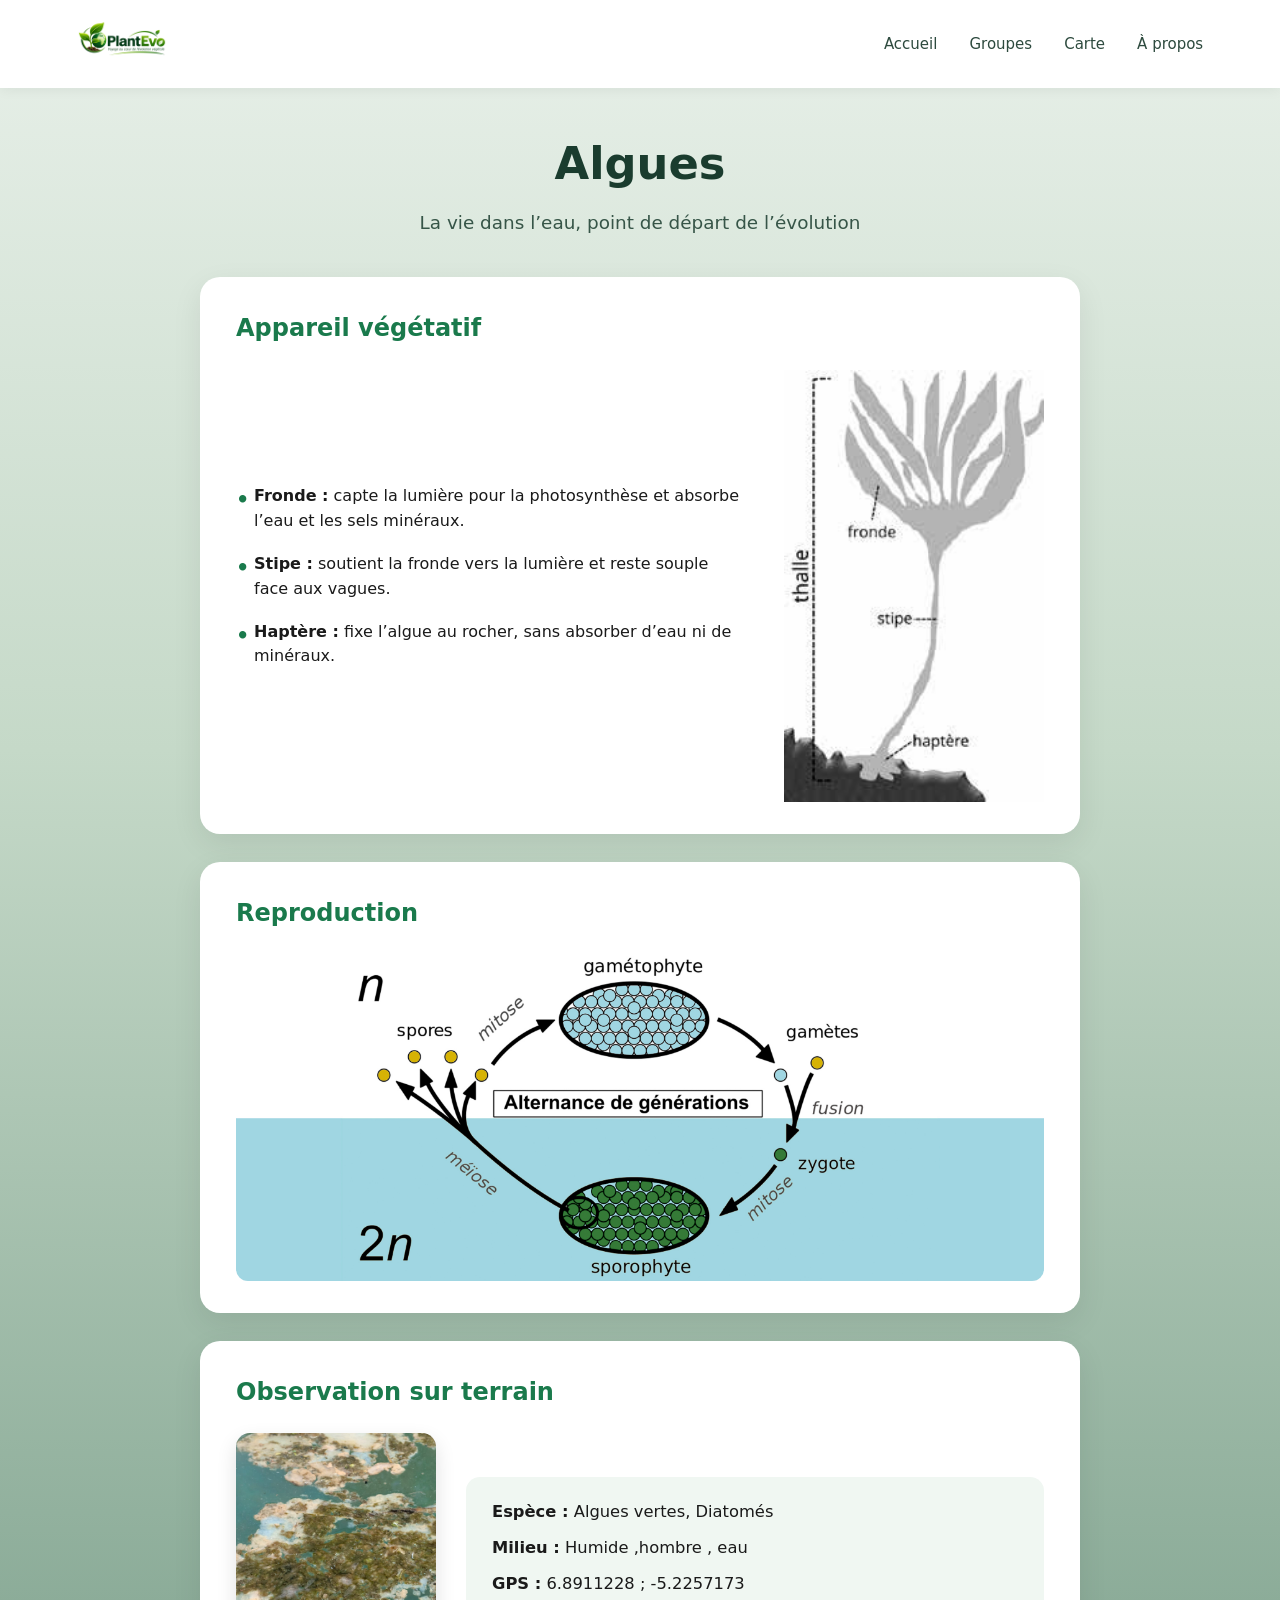
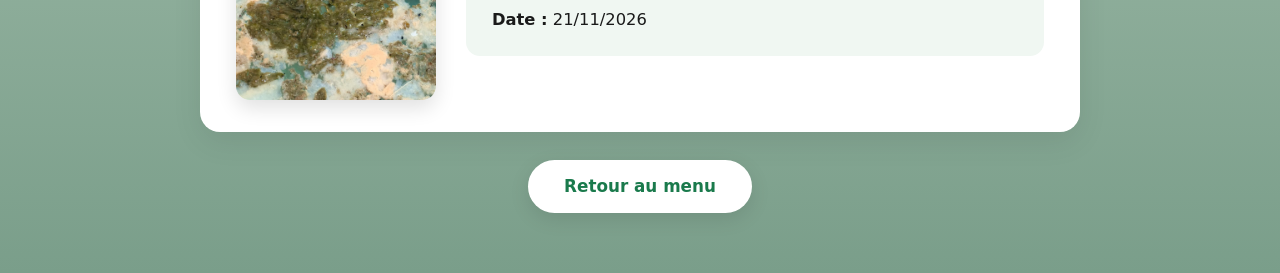
<file: donnees/algue.html>
<!DOCTYPE html>
<html lang="fr">
<head>
    <meta charset="UTF-8">
    <meta name="viewport" content="width=device-width, initial-scale=1.0">
    <title>Algues - PlantEvo viewer</title>
    <link rel="stylesheet" href="../css/style.css">
</head>
<body class="page-algue">

    <header class="header">
        <div class="logo">
            <img src="../image/image1.png" alt="Logo PlantEvo">
        </div>
        <nav class="nav">
            <a href="index.html">Accueil</a>
            <a href="index.html#groupes">Groupes</a>
            <a href="#">Carte</a>
            <a href="index.html#a-propos">À propos</a>
        </nav>
    </header>

    <main class="contenu-algue">

    
        <div class="titre-page">
            <h1>Algues</h1>
            <p class="sous-titre">La vie dans l’eau, point de départ de l’évolution</p>
        </div>

        
        <section class="bloc">
            <h2>Appareil végétatif</h2>
            <div class="appareil">
                <ul>
                    <li><strong>Fronde :</strong> capte la lumière pour la photosynthèse et absorbe l’eau et les sels minéraux.</li>
                    <li><strong>Stipe :</strong> soutient la fronde vers la lumière et reste souple face aux vagues.</li>
                    <li><strong>Haptère :</strong> fixe l’algue au rocher, sans absorber d’eau ni de minéraux.</li>
                </ul>
                <img src="../image/image10.jpg" alt="Schéma de l'appareil végétatif d'une algue" class="schema">
            </div>
        </section>

        <section class="bloc">
            <h2>Reproduction</h2>
            <div class="reproduction">
                <img src="../image/image11.jpg" alt="Cycle de reproduction des algues - Alternance de générations" class="cycle">
            </div>
        </section>

        <!-- Observation sur terrain -->
        <section class="bloc">
            <h2>Observation sur terrain</h2>
            <div class="observation">
                <img src="../image/image12.jpeg" alt="Algue verte sous l'eau" class="photo-terrain">
                
                <div class="infos">
                    <p><strong>Espèce :</strong> Algues vertes, Diatomés</p>
                    <p><strong>Milieu :</strong> Humide ,hombre , eau</p>
                    <p><strong>GPS :</strong> 6.8911228 ; 	-5.2257173</p>
                    <p><strong>Date :</strong> 21/11/2026</p>
                </div>
            </div>
        </section>

        <div class="retour">
            <a href="index.html" class="btn-retour">Retour au menu</a>
        </div>

    </main>

</body>
</html>
</file>
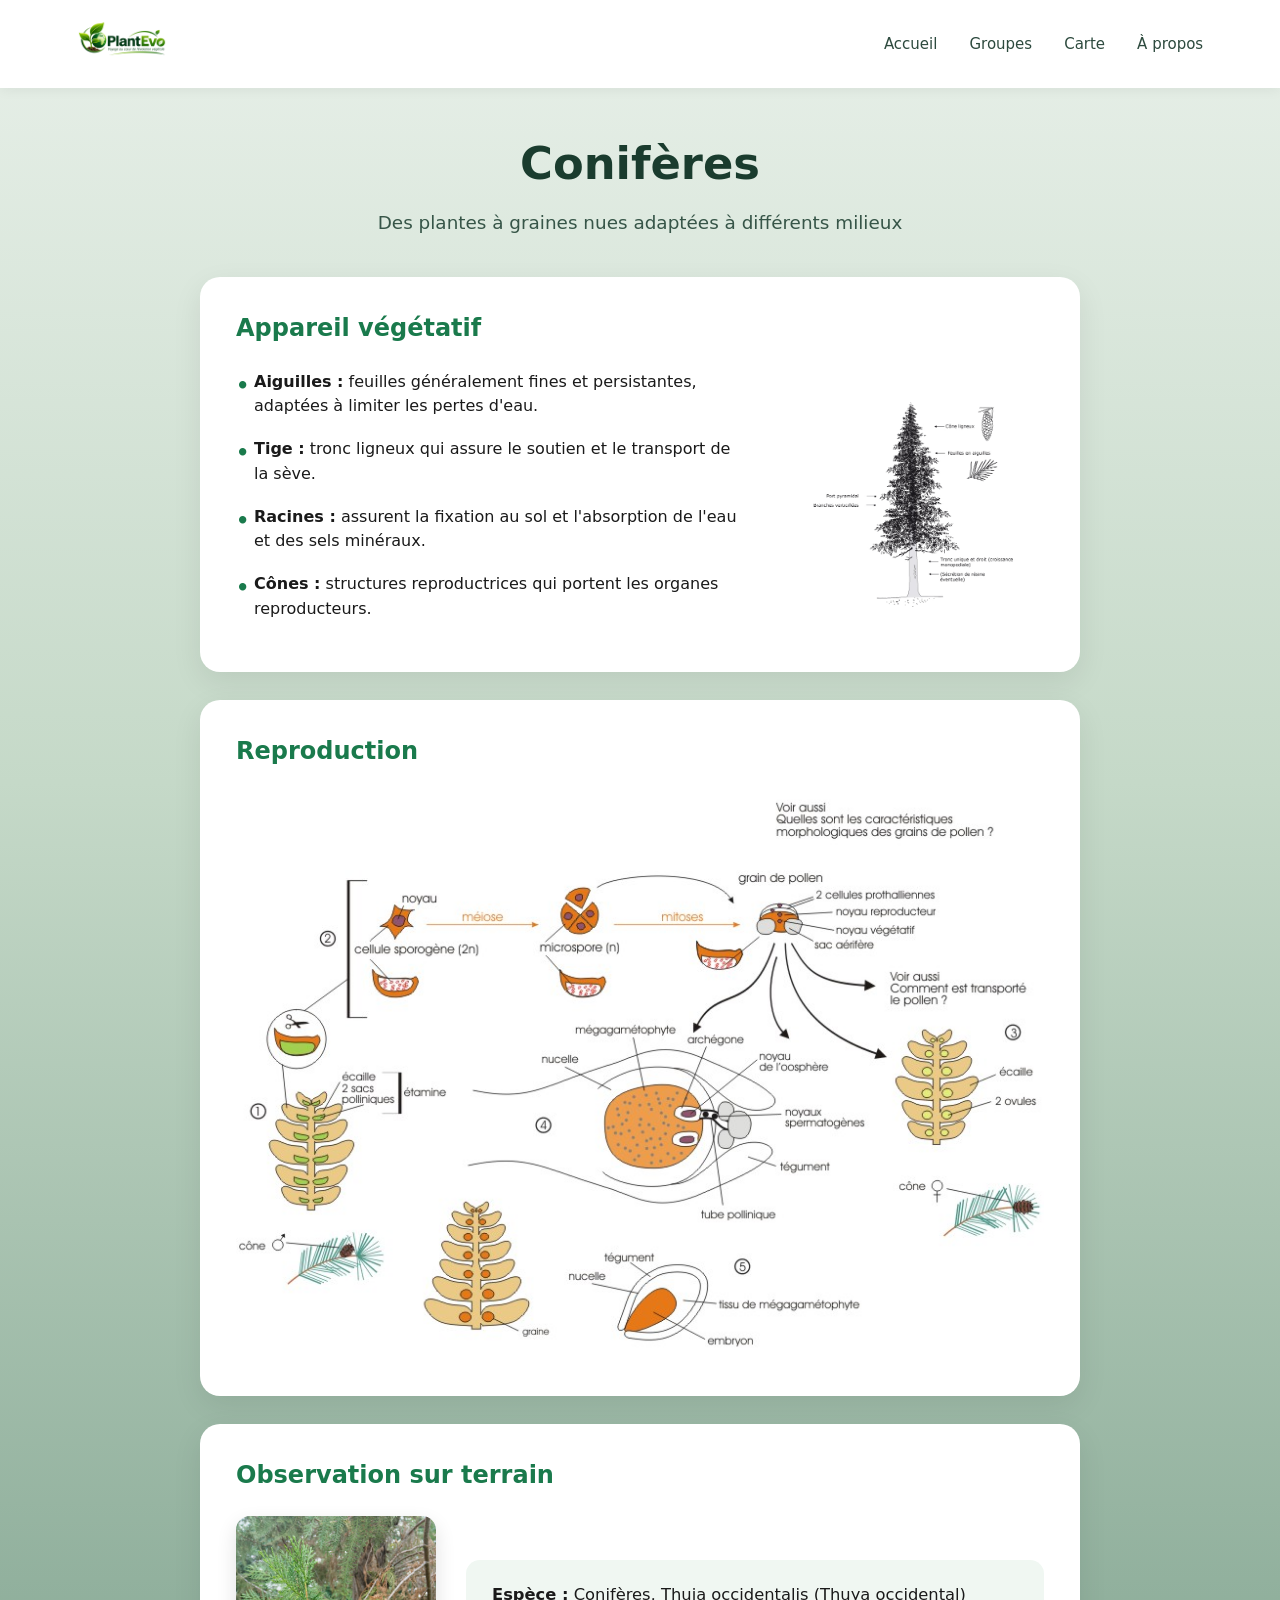
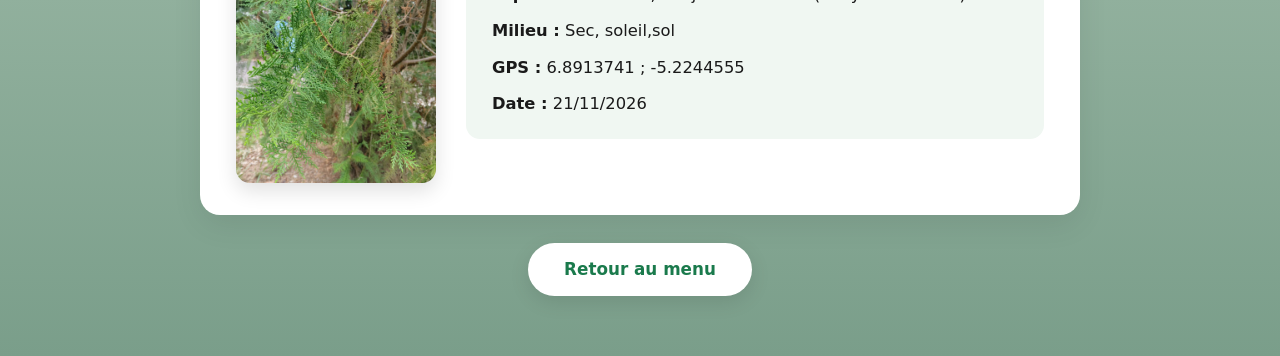
<file: donnees/conifere.html>
<!DOCTYPE html>
<html lang="fr">

<head>
    <meta charset="UTF-8">
    <meta name="viewport" content="width=device-width, initial-scale=1.0">
    <title>Conifères - PlantEvo</title>
    <link rel="stylesheet" href="../css/style.css">
</head>

<body class="page-algue">

    <!-- HEADER -->
    <header class="header">

        <div class="logo">
            <img src="../image/image1.png" alt="Logo PlantEvo">
        </div>

        <nav class="nav">
            <a href="index.html">Accueil</a>
            <a href="index.html#groupes">Groupes</a>
            <a href="#">Carte</a>
            <a href="index.html#a-propos">À propos</a>
        </nav>

    </header>

    <!-- CONTENU PRINCIPAL -->
    <main class="contenu-algue">

        <div class="titre-page">
            <h1>Conifères</h1>
            <p class="sous-titre">
                Des plantes à graines nues adaptées à différents milieux
            </p>
        </div>
        <section class="bloc">

            <h2>Appareil végétatif</h2>

            <div class="appareil">
                <ul>
                    <li>
                        <strong>Aiguilles :</strong>
                        feuilles généralement fines et persistantes,
                        adaptées à limiter les pertes d'eau.
                    </li>

                    <li>
                        <strong>Tige :</strong>
                        tronc ligneux qui assure le soutien
                        et le transport de la sève.
                    </li>

                    <li>
                        <strong>Racines :</strong>
                        assurent la fixation au sol et
                        l'absorption de l'eau et des sels minéraux.
                    </li>
                    <li>
                        <strong>Cônes :</strong>
                        structures reproductrices qui portent
                        les organes reproducteurs.
                    </li>
                </ul>
                <img src="../image/image19.jpg"
                     alt="Schéma de l'appareil végétatif d'un conifère"
                     class="schema">
            </div>
        </section>

        <section class="bloc">
            <h2>Reproduction</h2>
            <div class="reproduction">
                <img src="../image/image20.jpg"
                     alt="Cycle de reproduction des conifères"
                     class="cycle">

            </div>
        </section>
        <section class="bloc">
            <h2>Observation sur terrain</h2>
            <div class="observation">
                <img src="../image/image21.jpeg"
                     alt="Photographie d'un conifère"
                     class="photo-terrain">
                <div class="infos">
                    <p><strong>Espèce :</strong> Conifères, Thuja occidentalis (Thuya occidental)</p>
                    <p><strong>Milieu :</strong> Sec, soleil,sol</p>
                    <p><strong>GPS :</strong> 6.8913741 ; -5.2244555</p>
                    <p><strong>Date :</strong> 21/11/2026</p>
                </div>
            </div>
        </section>
        <div class="retour">
            <a href="index.html" class="btn-retour">
                Retour au menu
            </a>
        </div>
    </main>
</body>
</html>
</file>
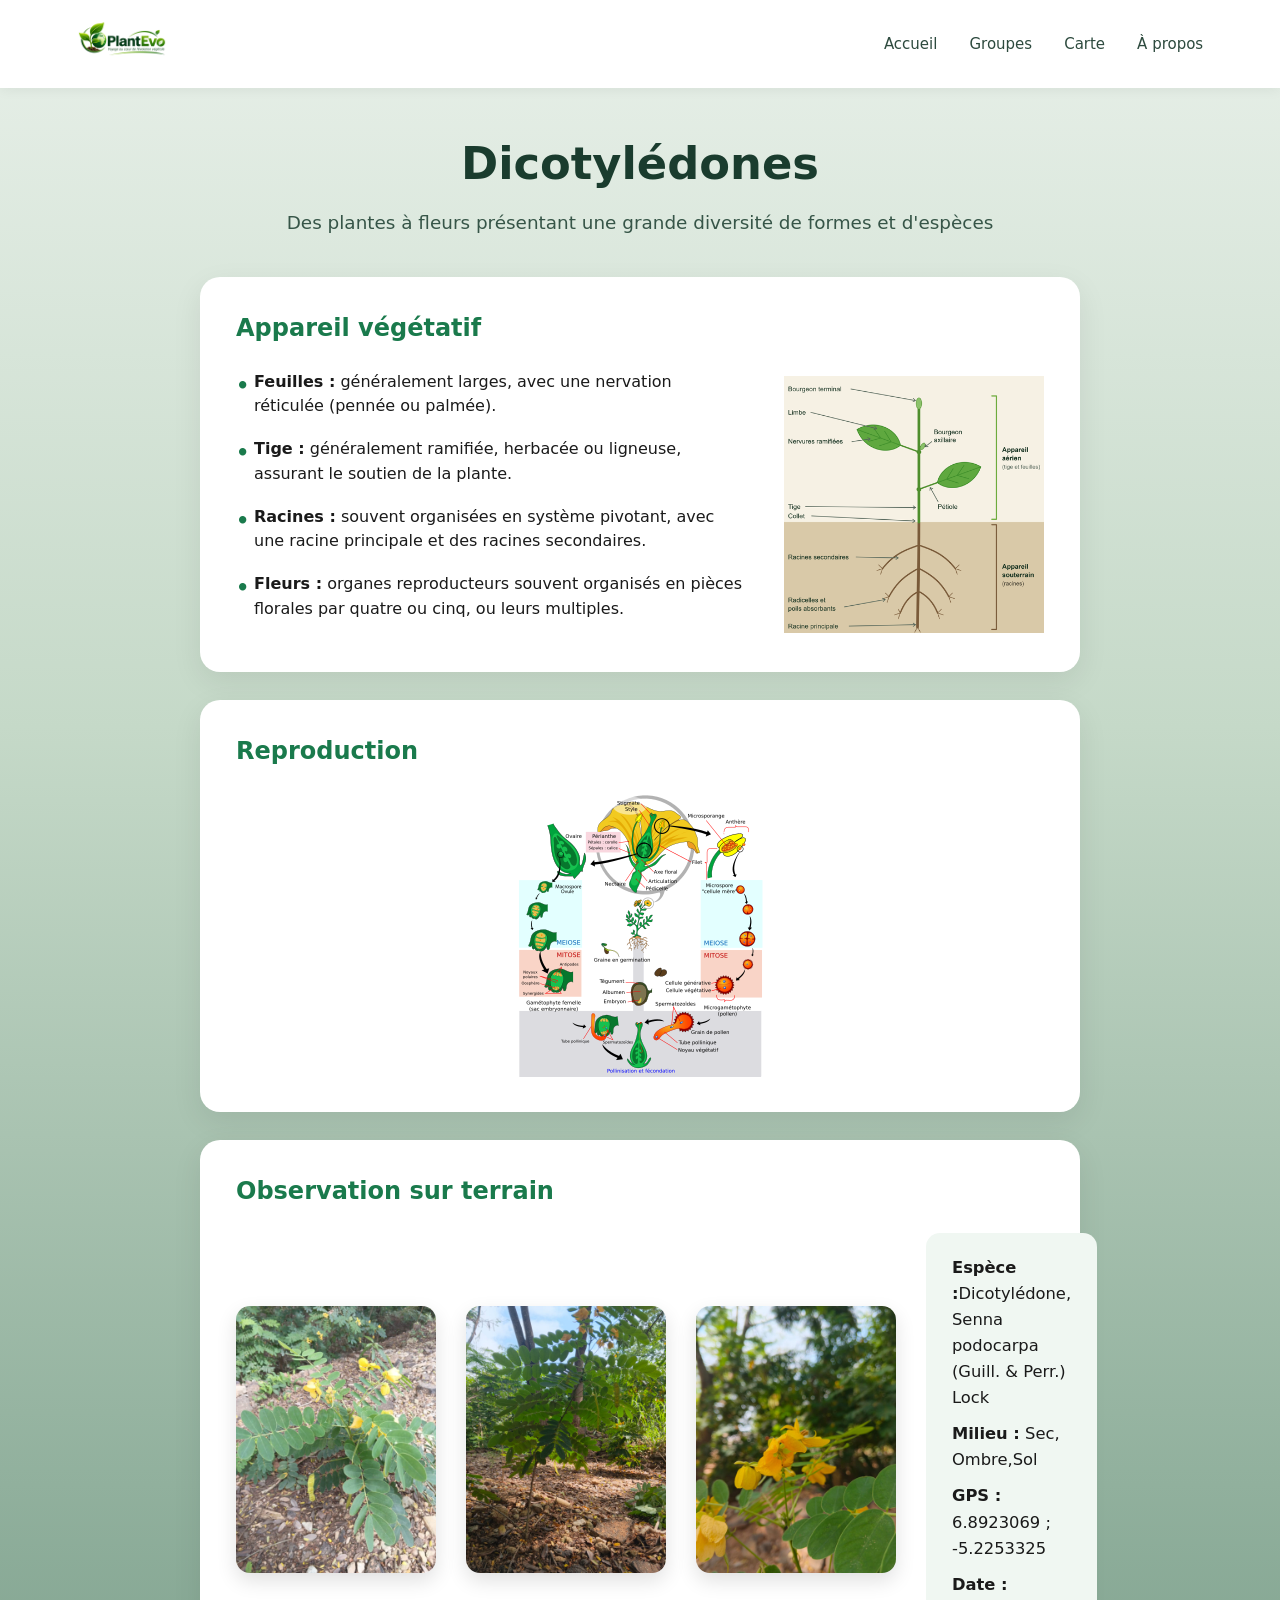
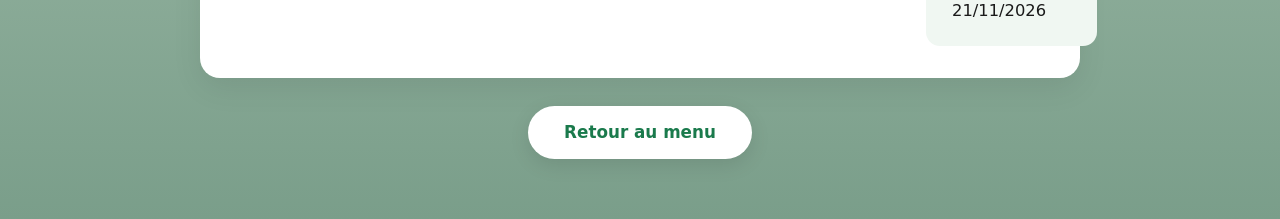
<file: donnees/dicotyledone.html>
<!DOCTYPE html>
<html lang="fr">

<head>
    <meta charset="UTF-8">
    <meta name="viewport" content="width=device-width, initial-scale=1.0">
    <title>Dicotylédones - PlantEvo viwer</title>
    <link rel="stylesheet" href="../css/style.css">
</head>
<body class="page-algue">
    <header class="header">
        <div class="logo">
            <img src="../image/image1.png" alt="Logo PlantEvo">
        </div>
        <nav class="nav">
            <a href="index.html">Accueil</a>
            <a href="index.html#groupes">Groupes</a>
            <a href="#">Carte</a>
            <a href="index.html#a-propos">À propos</a>
        </nav>
    </header>
    <main class="contenu-algue">
        <div class="titre-page">
            <h1>Dicotylédones</h1>
            <p class="sous-titre">
                Des plantes à fleurs présentant une grande diversité de formes et d'espèces
            </p>
        </div>
        <section class="bloc">
            <h2>Appareil végétatif</h2>
            <div class="appareil">
                <ul>
                    <li>
                        <strong>Feuilles :</strong>
                        généralement larges, avec une nervation
                        réticulée (pennée ou palmée).
                    </li>
                    <li>
                        <strong>Tige :</strong>
                        généralement ramifiée, herbacée ou ligneuse,
                        assurant le soutien de la plante.
                    </li>
                    <li>
                        <strong>Racines :</strong>
                        souvent organisées en système pivotant,
                        avec une racine principale et des racines secondaires.
                    </li>
                    <li>
                        <strong>Fleurs :</strong>
                        organes reproducteurs souvent organisés
                        en pièces florales par quatre ou cinq, ou leurs multiples.
                    </li>
                </ul>
                <img src="../image/image26.png"
                     alt="Schéma de l'appareil végétatif d'une dicotylédone"
                     class="schema">
            </div>
        </section>
        <section class="bloc">
            <h2>Reproduction</h2>
            <div class="reproduction">
                <img src="../image/image27.webp"
                     alt="Cycle de reproduction des dicotylédones"
                     class="cycle">
            </div>
        </section>
        <section class="bloc">
            <h2>Observation sur terrain</h2>
            <div class="observation">
                <img src="../image/image28.jpeg"
                     alt="Appareil vegetatif observé dans son milieu naturel"
                     class="photo-terrain">
                <img src="../image/image29.jpeg"
                     alt="Plante entière dicotylédone observée dans son milieu naturel"
                     class="photo-terrain">
                <img src="../image/image30.jpeg"
                     alt="Organe reproducteur"
                     class="photo-terrain">
                <div class="infos">
                    <p><strong>Espèce :</strong>Dicotylédone, Senna podocarpa (Guill. & Perr.) Lock</p>
                    <p><strong>Milieu :</strong> Sec, Ombre,Sol</p>
                    <p><strong>GPS :</strong> 6.8923069 ; -5.2253325</p>
                    <p><strong>Date :</strong> 21/11/2026</p>
                </div>
            </div>
        </section>
        <div class="retour">
            <a href="index.html" class="btn-retour">
                Retour au menu
            </a>
        </div>
    </main>
</body>
</html>
</file>
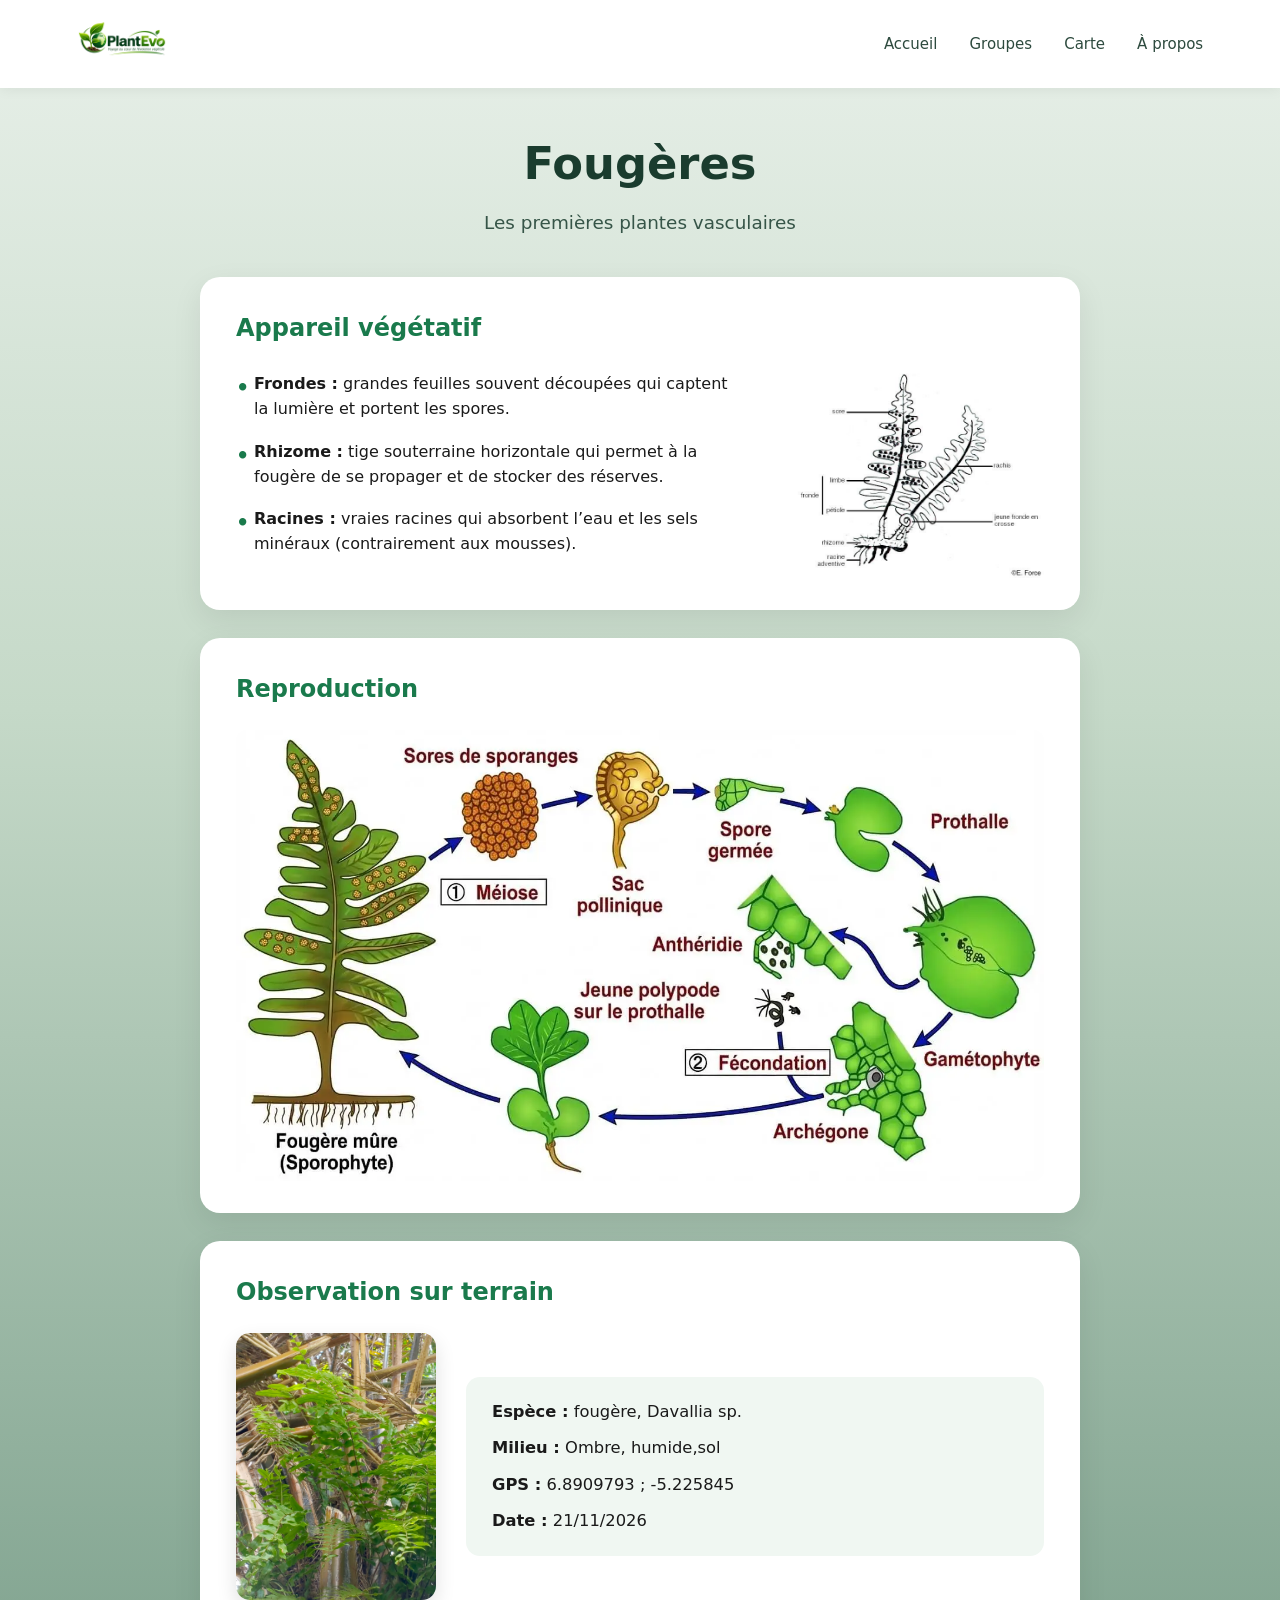
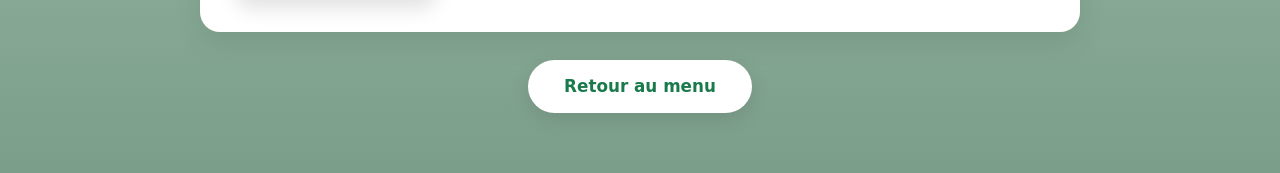
<file: donnees/fougere.html>
<!DOCTYPE html>
<html lang="fr">
<head>
    <meta charset="UTF-8">
    <meta name="viewport" content="width=device-width, initial-scale=1.0">
    <title>Fougères - PlantEvo viwer</title>
    <link rel="stylesheet" href="../css/style.css">
</head>
<body class="page-algue">

    
    <header class="header">
        <div class="logo">
            <img src="../image/image1.png" alt="Logo PlantEvo">
        </div>
        <nav class="nav">
            <a href="index.html">Accueil</a>
            <a href="index.html#groupes">Groupes</a>
            <a href="#">Carte</a>
            <a href="index.html#a-propos">À propos</a>
        </nav>
    </header>


    <main class="contenu-algue">

        <div class="titre-page">
            <h1>Fougères</h1>
            <p class="sous-titre">Les premières plantes vasculaires</p>
        </div>

        <section class="bloc">
            <h2>Appareil végétatif</h2>
            <div class="appareil">
                <ul>
                    <li><strong>Frondes :</strong> grandes feuilles souvent découpées qui captent la lumière et portent les spores.</li>
                    <li><strong>Rhizome :</strong> tige souterraine horizontale qui permet à la fougère de se propager et de stocker des réserves.</li>
                    <li><strong>Racines :</strong> vraies racines qui absorbent l’eau et les sels minéraux (contrairement aux mousses).</li>
                </ul>
                <img src="../image/image16.jpg" alt="Schéma de l'appareil végétatif d'une fougère" class="schema">
            </div>
        </section>

        
        <section class="bloc">
            <h2>Reproduction</h2>
            <div class="reproduction">
                <img src="../image/image17.webp" alt="Cycle de reproduction des fougères - Alternance de générations" class="cycle">
            </div>
        </section>

        <section class="bloc">
            <h2>Observation sur terrain</h2>
            <div class="observation">
                <img src="../image/image18.jpeg" alt="Fougère en forêt" class="photo-terrain">
                
                <div class="infos">
                    <p><strong>Espèce :</strong> fougère, Davallia sp.</p>
                    <p><strong>Milieu :</strong> Ombre, humide,sol</p>
                    <p><strong>GPS :</strong> 6.8909793 ; -5.225845</p>
                    <p><strong>Date :</strong> 21/11/2026</p>
                </div>
            </div>
        </section>

        <!-- Bouton retour -->
        <div class="retour">
            <a href="index.html" class="btn-retour">Retour au menu</a>
        </div>

    </main>

</body>
</html>
</file>
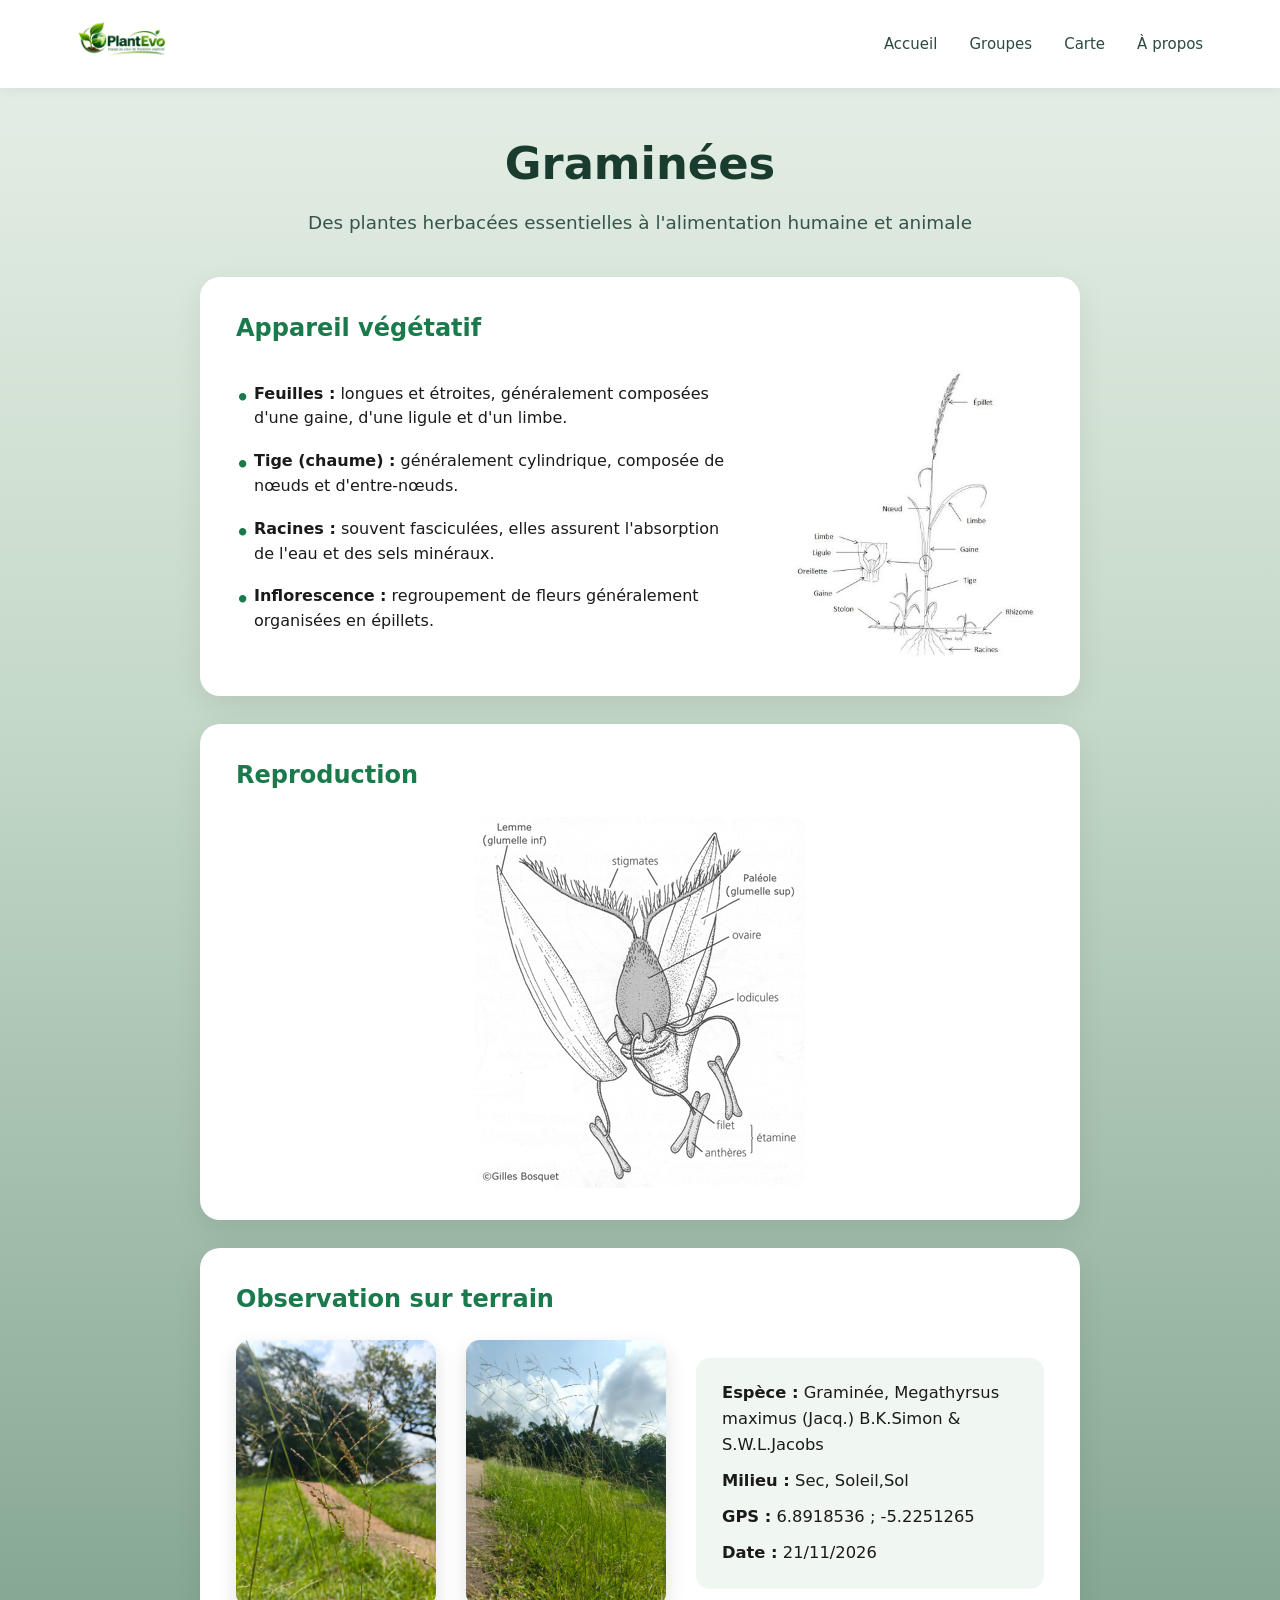
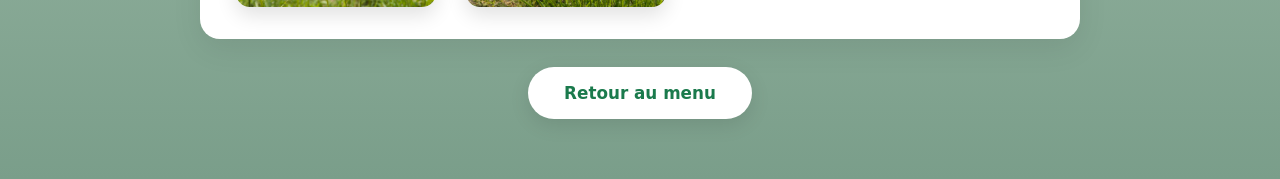
<file: donnees/graminee.html>
<!DOCTYPE html>
<html lang="fr">

<head>
    <meta charset="UTF-8">
    <meta name="viewport" content="width=device-width, initial-scale=1.0">
    <title>Graminées - PlantEvo viwer</title>
    <link rel="stylesheet" href="../css/style.css">
</head>

<body class="page-algue">
    <header class="header">

        <div class="logo">
            <img src="../image/image1.png" alt="Logo PlantEvo">
        </div>
        <nav class="nav">
            <a href="index.html">Accueil</a>
            <a href="index.html#groupes">Groupes</a>
            <a href="#">Carte</a>
            <a href="index.html#a-propos">À propos</a>
        </nav>
    </header>
    <main class="contenu-algue">
        <div class="titre-page">
            <h1>Graminées</h1>
            <p class="sous-titre">
                Des plantes herbacées essentielles à l'alimentation humaine et animale
            </p>
        </div>
        <section class="bloc">
            <h2>Appareil végétatif</h2>
            <div class="appareil">
                <ul>
                    <li>
                        <strong>Feuilles :</strong>
                        longues et étroites, généralement composées
                        d'une gaine, d'une ligule et d'un limbe.
                    </li>
                    <li>
                        <strong>Tige (chaume) :</strong>
                        généralement cylindrique, composée de nœuds
                        et d'entre-nœuds.
                    </li>
                    <li>
                        <strong>Racines :</strong>
                        souvent fasciculées, elles assurent
                        l'absorption de l'eau et des sels minéraux.
                    </li>
                    <li>
                        <strong>Inflorescence :</strong>
                        regroupement de fleurs généralement organisées
                        en épillets.
                    </li>
                </ul>
                <img src="../image/image22.jpg"
                     alt="Schéma de l'appareil végétatif d'une graminée"
                     class="schema">
            </div>
        </section>
        <section class="bloc">
            <h2>Reproduction</h2>
            <div class="reproduction">
                <img src="../image/image23.jpg"
                     alt="Cycle de reproduction des graminées"
                     class="cycle">
            </div>
        </section>
        <section class="bloc">
            <h2>Observation sur terrain</h2>
            <div class="observation">
                <img src="../image/image24.jpeg"
                     alt="appareil reproducteur du graminée"
                     class="photo-terrain">
                <img src="../image/image25.jpeg" alt="Appareil vegetatif du graminée"
                     class="photo-terrain">
                <div class="infos">

                    <p><strong>Espèce :</strong> Graminée, Megathyrsus maximus (Jacq.) B.K.Simon & S.W.L.Jacobs</p>
                    <p><strong>Milieu :</strong> Sec, Soleil,Sol</p>
                    <p><strong>GPS :</strong> 6.8918536 ; -5.2251265</p>
                    <p><strong>Date :</strong> 21/11/2026</p>

                </div>
            </div>
        </section>

        <div class="retour">
            <a href="index.html" class="btn-retour">
                Retour au menu
            </a>
        </div>
    </main>
</body>
</html>
</file>
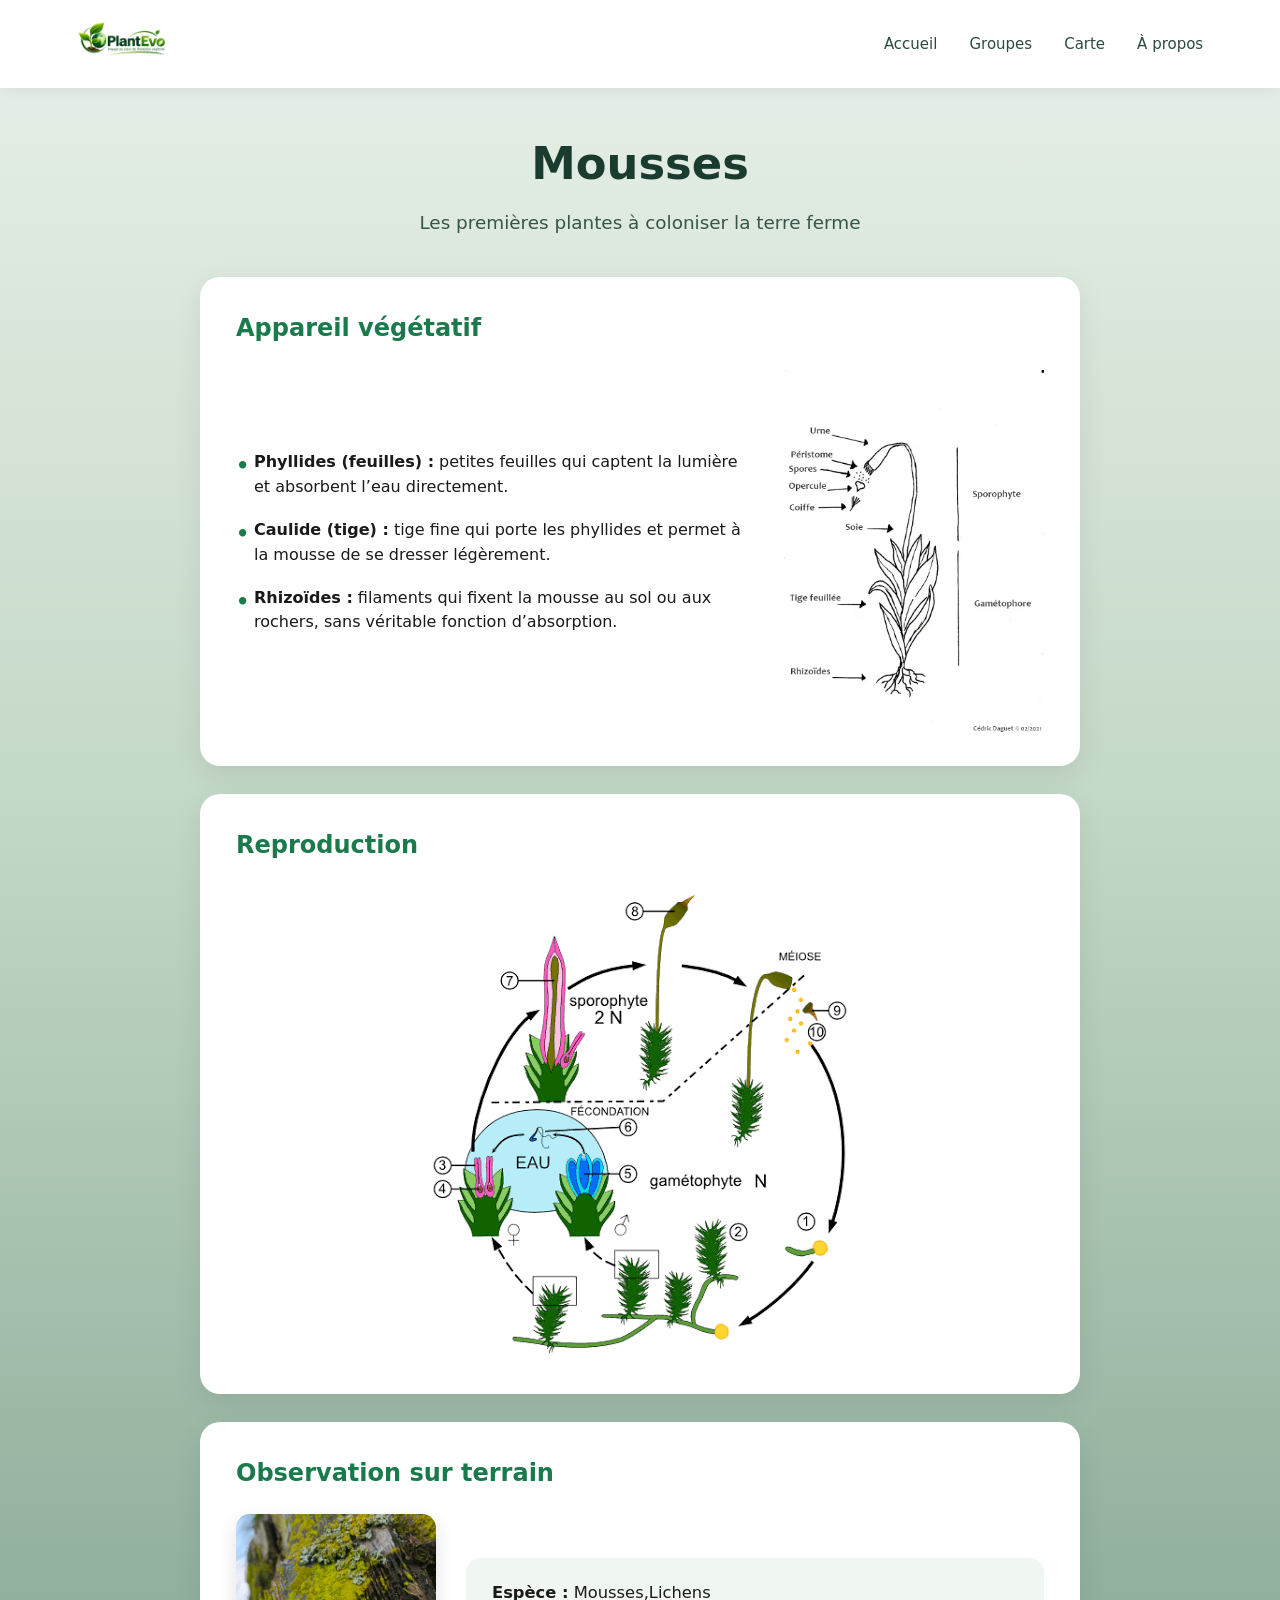
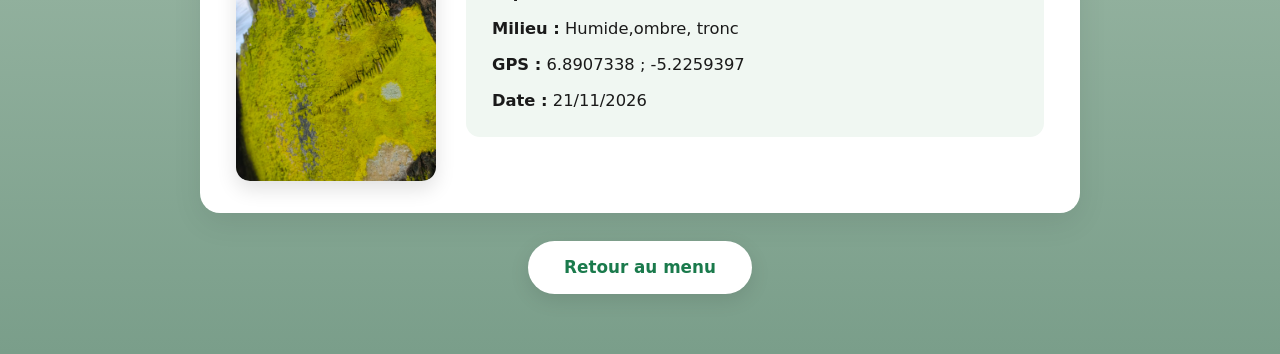
<file: donnees/mousse.html>
<!DOCTYPE html>
<html lang="fr">
<head>
    <meta charset="UTF-8">
    <meta name="viewport" content="width=device-width, initial-scale=1.0">
    <title>Mousses - PlantEvo viewer</title>
    <link rel="stylesheet" href="../css/style.css">
</head>
<body class="page-algue">


    <header class="header">
        <div class="logo">
            <img src="../image/image1.png" alt="Logo PlantEvo">
        </div>
        <nav class="nav">
            <a href="index.html">Accueil</a>
            <a href="index.html#groupes">Groupes</a>
            <a href="#">Carte</a>
            <a href="index.html#a-propos">À propos</a>
        </nav>
    </header>

    <!-- ========== CONTENU ========== -->
    <main class="contenu-algue">

        <!-- Titre -->
        <div class="titre-page">
            <h1>Mousses</h1>
            <p class="sous-titre">Les premières plantes à coloniser la terre ferme</p>
        </div>

        <!-- Appareil végétatif -->
        <section class="bloc">
            <h2>Appareil végétatif</h2>
            <div class="appareil">
                <ul>
                    <li><strong>Phyllides (feuilles) :</strong> petites feuilles qui captent la lumière et absorbent l’eau directement.</li>
                    <li><strong>Caulide (tige) :</strong> tige fine qui porte les phyllides et permet à la mousse de se dresser légèrement.</li>
                    <li><strong>Rhizoïdes :</strong> filaments qui fixent la mousse au sol ou aux rochers, sans véritable fonction d’absorption.</li>
                </ul>
                <img src="../image/image13.avif" alt="Schéma de l'appareil végétatif d'une mousse" class="schema">
            </div>
        </section>

        <!-- Reproduction -->
        <section class="bloc">
            <h2>Reproduction</h2>
            <div class="reproduction">
                <img src="../image/image14.png" alt="Cycle de reproduction des mousses - Alternance de générations" class="cycle">
            </div>
        </section>

        <!-- Observation sur terrain -->
        <section class="bloc">
            <h2>Observation sur terrain</h2>
            <div class="observation">
                <img src="../image/image15.jpeg" alt="Mousse sur un rocher" class="photo-terrain">
                
                <div class="infos">
                    <p><strong>Espèce :</strong> Mousses,Lichens</p>
                    <p><strong>Milieu :</strong> Humide,ombre, tronc</p>
                    <p><strong>GPS :</strong> 6.8907338	 ; -5.2259397</p>
                    <p><strong>Date :</strong> 21/11/2026</p>
                </div>
            </div>
        </section>

        <!-- Bouton retour -->
        <div class="retour">
            <a href="index.html" class="btn-retour">Retour au menu</a>
        </div>

    </main>

</body>
</html>
</file>
<file: css/style.css>
* {
    margin: 0;
    padding: 0;
    box-sizing: border-box;
}

body {
    font-family: 'Segoe UI', system-ui, -apple-system, sans-serif;
    line-height: 1.6;
    color: #1a1a1a;
    background-color: #f7f8f5;
}

img {
    max-width: 100%;
    display: block;
}

a {
    text-decoration: none;
    color: inherit;
}
.header {
    background: white;
    padding: 14px 6%;
    display: flex;
    justify-content: space-between;
    align-items: center;
    box-shadow: 0 2px 12px rgba(0, 0, 0, 0.06);
    position: sticky;
    top: 0;
    z-index: 100;
}
.logo img {
    height: 60px;
    width: auto;
}

.nav {
    display: flex;
    gap: 32px;
}

.nav a {
    font-size: 15px;
    font-weight: 500;
    color: #2d4a3e;
    position: relative;
    transition: color 0.2s;
}

.nav a:hover {
    color: #1a7a4c;
}

.nav a::after {
    content: "";
    position: absolute;
    bottom: -5px;
    left: 0;
    width: 0;
    height: 2px;
    background: #1a7a4c;
    transition: width 0.25s;
}

.nav a:hover::after {
    width: 100%;
}

.hero {
    background: linear-gradient(rgba(0, 0, 0, 0.5), rgba(0, 0, 0, 0.5)),
                url('../image/image2.png') center/cover no-repeat;
    color: white;
    padding: 90px 6% 80px;
    display: flex;
    align-items: center;
    gap: 50px;
    min-height: 560px;
}

.hero-content {
    flex: 1;
    max-width: 560px;
}

.hero h1 {
    font-size: clamp(2.3rem, 5vw, 3.5rem);
    font-weight: 700;
    line-height: 1.2;
    margin-bottom: 28px;
    text-shadow: 0 2px 10px rgba(0, 0, 0, 0.3);
}

.hero-text p {
    margin-bottom: 14px;
    font-size: 1.08rem;
    opacity: 0.95;
}

.hero-image {
    flex: 1;
    max-width: 420px;
}

.hero-image img {
    display: flex;
    flex-direction: row;
    justify-content: end;
    border-radius: 14px;
    box-shadow: 0 15px 40px rgba(0, 0, 0, 0.4);
    border: 3px solid rgba(45, 45, 45, 0.15);
}


.groupes {
    padding: 70px 6% 90px;
    background: white;
}

.container {
    max-width: 1100px;
    margin: 0 auto;
}

.btn {
    display: block;
    width: fit-content;
    margin: 0 auto 35px;
    background: #1a7a4c;
    color: white;
    padding: 14px 40px;
    border-radius: 50px;
    font-size: 1.1rem;
    font-weight: 600;
    box-shadow: 0 8px 25px rgba(26, 122, 76, 0.3);
    transition: all 0.25s;
}

.btn:hover {
    background: #14603c;
    transform: translateY(-3px);
    box-shadow: 0 12px 30px rgba(26, 122, 76, 0.4);
}

.intro {
    text-align: center;
    max-width: 680px;
    margin: 0 auto 55px;
    font-size: 1.15rem;
    color: #3a4a42;
    line-height: 1.7;
}

.grille {
    display: grid;
    grid-template-columns: repeat(3, 1fr);
    gap: 28px;
}

.carte {
    background: white;
    border-radius: 16px;
    overflow: hidden;
    box-shadow: 0 8px 25px rgba(0, 0, 0, 0.08);
    border: 1px solid #e5ebe6;
    text-align: center;
    transition: all 0.3s ease;
    padding-bottom: 18px;
}

.carte:hover {
    transform: translateY(-8px);
    box-shadow: 0 18px 40px rgba(0, 0, 0, 0.13);
}

.carte img {
    width: 100%;
    height: 180px;
    object-fit: cover;
    margin-bottom: 16px;
}

.carte a {
    display: inline-block;
    font-weight: 600;
    font-size: 1.05rem;
    color: #1a7a4c;
    padding: 6px 14px;
    border-radius: 8px;
    transition: background 0.2s;
}

.carte a:hover {
    background: #e8f5ee;
}


.footer {
    background: #7a9e8a;
    color: white;
    text-align: center;
    padding: 55px 6%;
}

.footer h2 {
    font-size: 1.9rem;
    font-weight: 600;
}

.page-algue {
    background: linear-gradient(180deg, #e8f0e9 0%, #c5d9c8 40%, #7a9e8a 100%);
    min-height: 100vh;
}

.contenu-algue {
    max-width: 920px;
    margin: 0 auto;
    padding: 40px 20px 60px;
}

.titre-page {
    text-align: center;
    margin-bottom: 40px;
    color: #1a3c2e;
}

.titre-page h1 {
    font-size: 2.8rem;
    font-weight: 700;
    margin-bottom: 8px;
}

.sous-titre {
    font-size: 1.15rem;
    opacity: 0.85;
}

.bloc {
    background: white;
    border-radius: 20px;
    padding: 32px 36px;
    margin-bottom: 28px;
    box-shadow: 0 10px 30px rgba(0, 0, 0, 0.08);
}

.bloc h2 {
    font-size: 1.5rem;
    color: #1a7a4c;
    margin-bottom: 22px;
    font-weight: 600;
}

/* Appareil végétatif */
.appareil {
    display: flex;
    gap: 40px;
    align-items: center;
}

.appareil ul {
    list-style: none;
    flex: 1;
}

.appareil li {
    margin-bottom: 18px;
    line-height: 1.55;
    position: relative;
    padding-left: 18px;
}

.appareil li::before {
    content: "•";
    color: #1a7a4c;
    font-weight: bold;
    position: absolute;
    left: 0;
    font-size: 1.3rem;
}

.appareil .schema {
    width: 260px;
    flex-shrink: 0;
}

/* Reproduction */
.reproduction {
    display: flex;
    flex-direction: row;
    justify-content: center;
}

.reproduction .cycle {
    max-width: 100%;
    border-radius: 12px;
}

/* Observation */
.observation {
    display: flex;
    gap: 30px;
    align-items: center;
}
.photo-terrain {
    width: 200px;
    border-radius: 14px;
    object-fit: cover;
    box-shadow: 0 8px 20px rgba(0, 0, 0, 0.12);
}

.infos {
    background: #f0f7f2;
    padding: 22px 26px;
    border-radius: 14px;
    flex: 1;
}

.infos p {
    margin-bottom: 10px;
    font-size: 1.02rem;
}

.infos p:last-child {
    margin-bottom: 0;
}

/* Bouton Retour */
.retour {
    text-align: center;
    margin-top: 20px;
}

.btn-retour {
    display: inline-block;
    background: white;
    color: #1a7a4c;
    padding: 13px 36px;
    border-radius: 50px;
    font-weight: 600;
    font-size: 1.05rem;
    box-shadow: 0 6px 20px rgba(0, 0, 0, 0.1);
    transition: all 0.25s;
}

.btn-retour:hover {
    background: #1a7a4c;
    color: white;
    transform: translateY(-2px);
}

/* ========================================
   RESPONSIVE

@media (max-width: 900px) {
    .hero {
        flex-direction: column;
        text-align: center;
        padding: 70px 5% 60px;
    }

    .hero-image {
        max-width: 380px;
    }

    .grille {
        grid-template-columns: repeat(2, 1fr);
    }
}

@media (max-width: 768px) {
    .appareil {
        flex-direction: column;
    }

    .appareil .schema {
        width: 220px;
    }

    .observation {
        flex-direction: column;
    }

    .photo-terrain {
        width: 100%;
        max-width: 400px;
    }

    .titre-page h1 {
        font-size: 2.2rem;
    }

    .bloc {
        padding: 24px 20px;
    }
}

@media (max-width: 600px) {
    .header {
        flex-direction: column;
        gap: 16px;
        padding: 16px;
    }

    .nav {
        gap: 20px;
        flex-wrap: wrap;
        justify-content: center;
    }

    .grille {
        grid-template-columns: 1fr;
        max-width: 320px;
        margin: 0 auto;
    }

    .carte img {
        height: 200px;
    }
}

.page-carte {
    background: #151515;
    min-height: 100vh;
    padding: 32px 4%;
    font-family: 'Segoe UI', sans-serif;
}

/* HEADER */

.carte-header {
    background: #e9dcd8;
    min-height: 112px;
    padding: 20px 4%;
    border-radius: 50px 50px 0 0;

    display: flex;
    justify-content: space-between;
    align-items: center;
}

.carte-logo {
    display: flex;
    align-items: center;
    gap: 12px;
}

.carte-logo h2 {
    font-family: Georgia, serif;
    font-size: 36px;
    color: #153b27;
}

.carte-logo h2 span {
    color: #419b32;
}

.logo-feuille {
    color: #419b32;
    font-size: 42px;
}

.carte-nav {
    display: flex;
    gap: 30px;
}

.carte-nav a {
    text-decoration: none;
    color: #26382d;
    font-size: 19px;
    font-weight: 500;
}

.carte-nav a:hover,
.carte-nav a.active {
    color: #419b32;
    font-weight: bold;
}


/* CONTENU PRINCIPAL */

.carte-container {
    background: #50634e;
    padding: 30px 4% 60px;
    border-radius: 0 0 50px 50px;
}


/* TITRE */

.carte-intro {
    color: white;
    margin-bottom: 28px;
}

.carte-intro h1 {
    font-size: 52px;
    margin-bottom: 8px;
}

.carte-intro p {
    font-size: 22px;
}


/* LEGENDE */

.legende {
    display: grid;
    grid-template-columns: repeat(3, 1fr);
    gap: 16px;
    margin-bottom: 30px;
}

.legende-item {
    background: rgba(255,255,255,0.10);
    border-radius: 40px;
    padding: 12px 18px;
    color: white;
    font-size: 18px;

    display: flex;
    align-items: center;
    gap: 12px;
}

.point {
    width: 21px;
    height: 21px;
    border-radius: 50%;
    border: 2px solid white;
    flex-shrink: 0;
}


/* COULEURS DES GROUPES */

.algue {
    background: #318eb2;
}

.mousse {
    background: #69ad38;
}

.fougere {
    background: #198d77;
}

.conifere {
    background: #173c28;
}

.monocot {
    background: #efa638;
}

.dicot {
    background: #df573e;
}


/* CARTE */

.carte {
    height: 600px;
    background: #dfe9d2;
    border: 2px solid #b9d59d;
    border-radius: 32px;
    position: relative;
    overflow: hidden;
}


/* LIGNES DE LA CARTE */

.ligne {
    position: absolute;
    background: rgba(255,255,255,0.8);
    z-index: 1;
}

.ligne-1,
.ligne-2 {
    width: 2px;
    height: 100%;
    top: 0;
}

.ligne-1 {
    left: 33.33%;
}

.ligne-2 {
    left: 66.66%;
}

.ligne-3 {
    height: 2px;
    width: 100%;
    top: 50%;
}


/* FORMES DECORATIVES */

.forme {
    position: absolute;
    background: #cfe0bc;
    border-radius: 50%;
    z-index: 0;
}

.forme-1 {
    width: 200px;
    height: 105px;
    top: 15%;
    left: 8%;
}

.forme-2 {
    width: 190px;
    height: 120px;
    top: 35%;
    right: 5%;
}


/* MARQUEURS */

.marqueur {
    position: absolute;
    width: 31px;
    height: 31px;
    border: 4px solid white;
    border-radius: 50%;
    z-index: 3;
    cursor: pointer;
    transition: transform 0.2s;
}

.marqueur:hover {
    transform: scale(1.3);
}

.marqueur.selectionne {
    outline: 4px solid #69ad38;
    outline-offset: 4px;
}


/* POSITION DES POINTS */

.p1 {
    top: 15%;
    left: 8%;
}

.p2 {
    top: 9%;
    left: 36%;
}

.p3 {
    top: 39%;
    left: 10%;
}

.p4 {
    top: 43%;
    left: 22.5%;
}

.p5 {
    top: 33%;
    left: 44%;
}

.p6 {
    top: 85%;
    left: 11%;
}

.p7 {
    top: 60%;
    left: 20%;
}

.p8 {
    top: 60%;
    left: 67%;
}

.p9 {
    top: 53%;
    left: 75%;
}

.p10 {
    top: 53%;
    left: 89%;
}

.p11 {
    top: 62%;
    left: 83%;
}

.p12 {
    top: 86%;
    left: 67%;
}


/* FENETRE D'OBSERVATION */

.observation-carte {
    position: absolute;
    z-index: 5;
    top: 15%;
    right: 0.5%;

    width: 350px;
    background: white;
    border: 2px solid #d6cbbb;
    border-radius: 22px;
    padding: 20px;

    color: #526356;
}

.observation-haut {
    display: flex;
    gap: 14px;
    align-items: center;
}

.icone-observation {
    background: #e0ead4;
    width: 88px;
    height: 88px;
    border-radius: 13px;
    flex-shrink: 0;

    display: flex;
    justify-content: space-evenly;
    align-items: center;
}

.icone-observation span {
    width: 4px;
    height: 35px;
    background: #589b34;
    position: relative;
}

.icone-observation span::before {
    content: "";
    position: absolute;
    width: 10px;
    height: 10px;
    background: #69ad38;
    border-radius: 50%;
    top: -5px;
    left: -3px;
}

.icone-observation span:nth-child(2) {
    height: 52px;
}

.observation-texte h3 {
    color: #193b28;
    font-size: 22px;
    margin-bottom: 5px;
}

.observation-texte p {
    font-size: 18px;
    margin-bottom: 4px;
}

.observation-date {
    font-size: 17px;
    margin-top: 30px;
}


/* ZONE D'EAU */

.eau {
    position: absolute;
    bottom: -5px;
    left: -5%;
    width: 110%;
    height: 25%;

    background: #bdd9e8;
    border-radius: 50% 40% 0 0 / 15% 12% 0 0;
    z-index: 2;
}

.texte-carte {
    position: absolute;
    bottom: 12px;
    left: 22px;
    color: #42647a;
    font-size: 19px;
    z-index: 4;
}


/* BOUTON */

.carte-bouton {
    margin-top: 38px;
}

.carte-bouton a {
    display: block;
    width: 365px;
    text-align: center;

    padding: 14px;
    background: #edf1e5;
    color: #253527;

    border: 4px solid #4b9e35;
    border-radius: 50px;

    font-size: 23px;
    font-weight: bold;
    text-decoration: none;

    transition: 0.3s;
}

.carte-bouton a:hover {
    background: #4b9e35;
    color: white;
}


/* RESPONSIVE */

@media (max-width: 768px) {

    .page-carte {
        padding: 12px;
    }

    .carte-header {
        flex-direction: column;
        gap: 20px;
        border-radius: 25px 25px 0 0;
    }

    .carte-nav {
        flex-wrap: wrap;
        justify-content: center;
        gap: 15px;
    }

    .carte-container {
        padding: 25px 18px 40px;
        border-radius: 0 0 25px 25px;
    }

    .carte-intro h1 {
        font-size: 34px;
    }

    .carte-intro p {
        font-size: 17px;
    }

    .legende {
        grid-template-columns: repeat(2, 1fr);
        gap: 10px;
    }

    .legende-item {
        font-size: 14px;
        padding: 10px;
    }

    .carte {
        height: 500px;
    }

    .observation-carte {
        width: 85%;
        top: 20%;
        right: 3%;
        padding: 12px;
    }

    .observation-texte h3 {
        font-size: 17px;
    }

    .observation-texte p {
        font-size: 13px;
    }

    .icone-observation {
        width: 65px;
        height: 65px;
    }

    .carte-bouton a {
        width: 100%;
        font-size: 18px;
    }
}


.carte {
    width: 100%;
    height: auto;
    background: white;
    border-radius: 25px;
    overflow: hidden;
}

.image-carte {
    display: block;
    width: 100%;
    height: auto;
    object-fit: contain;
}
/* Agrandir uniquement la carte PlantEvo */
#carte .carte {
    width: 100%;
    max-width: 1200px;
    margin: 0 auto;
}

#carte .image-carte {
    display: block;
    width: 100%;
    height: auto;
}
</file>
